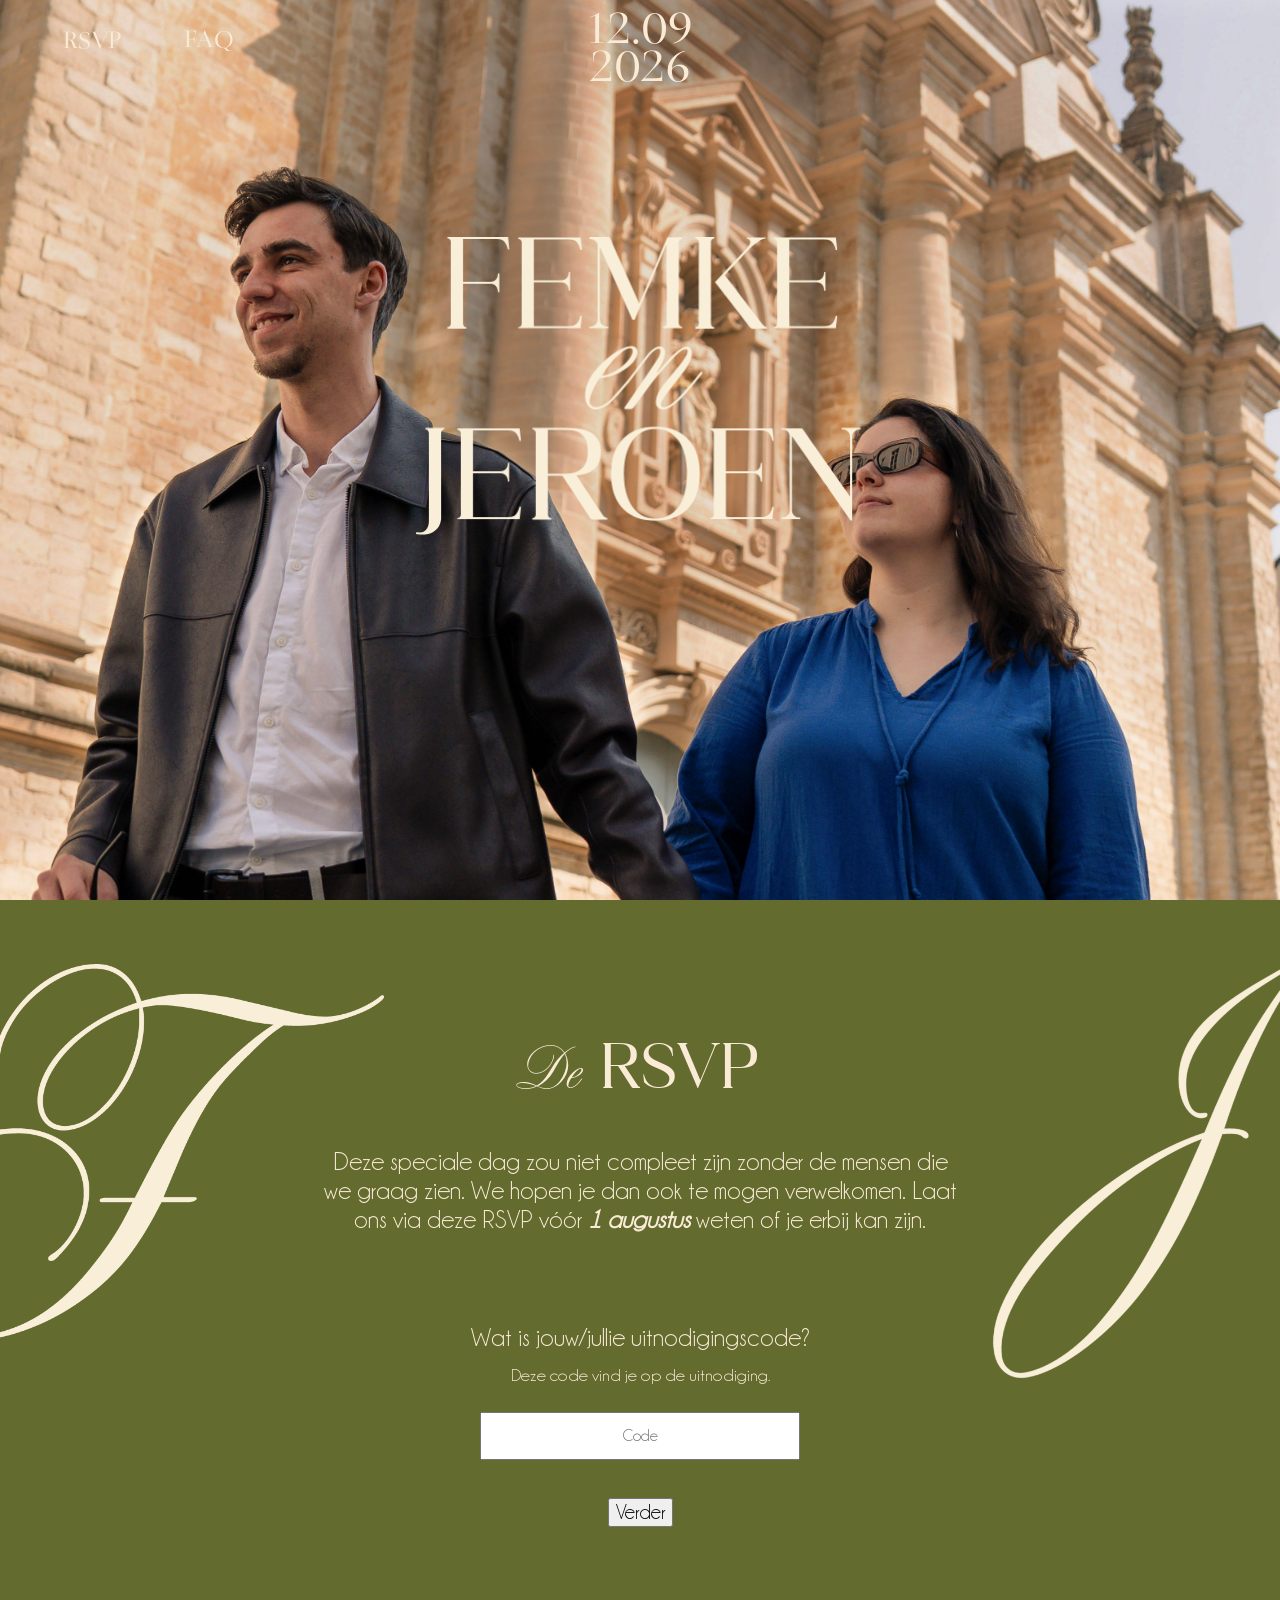
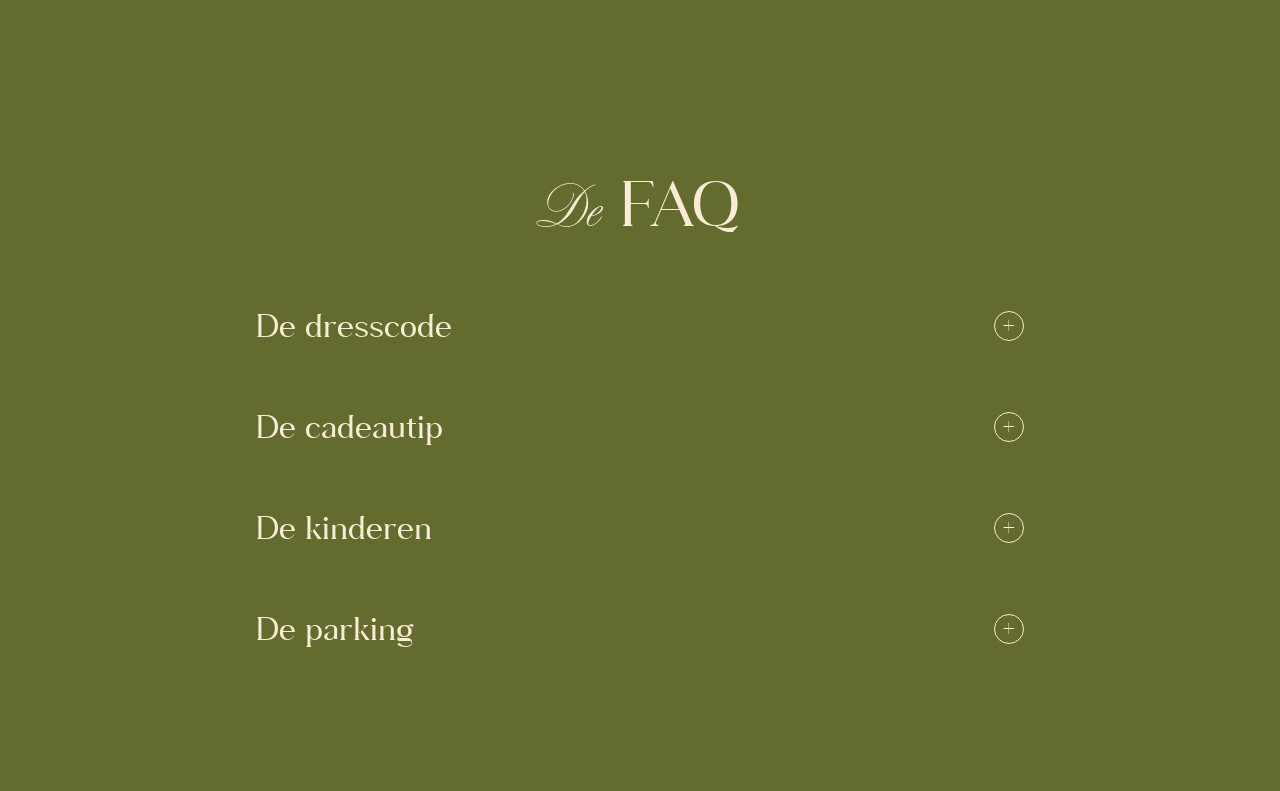
<file: index.html>
<!DOCTYPE html>
<html>
<head>
<meta charset="UTF-8">
<title>Femke en Jeroen</title>
<link rel="stylesheet" href="stylesheet.css">
<meta name="viewport" content="width=device-width, initial-scale=1.0">
</head>
<body>
<div>


  <div id="block">
 <div id="span3">
  <div class="header">
  <div class="header-right">
    <a class="active" href="#RSVP"><div class="hover-underline">RSVP</div>
</a>
    <a href="#FAQ"><div class="hover-underline">FAQ</div>
</a></div>
  </div>
  
 
  
  
  </div>
<div id="datum">12.09<br>2026</div>


<div id="titel"><img src="/IMG/TITEL.png" alt="titel"></div>
</div>
</div>

<div class="letter"><img src="IMG/Asset 1.png" alt="F"></div>







<div class="block1" id="RSVP">
<opa>De</opa> RSVP
<br>
<div id="kortetekst">Deze speciale dag zou niet compleet zijn zonder de mensen die we graag zien. We hopen je dan ook te mogen verwelkomen. Laat ons via deze RSVP vóór <b><i>1 augustus</i></b> weten of je erbij kan zijn. 
<br>



</div>


<div id="deel0">

<div class="form">
<label for="wat_is_jouw_volledige_naam">Wat is jouw/jullie uitnodigingscode?
  <div class="uitleg2">Deze code vind je op de uitnodiging.</div></label>
<input type="text" id="codeInput" placeholder="Code" required>
<br>
<button onclick="checkCode()">Verder</button></div>

</div>


<!--DAGFORMULIER-->


<form name="Dag" method="POST" action="/succes/" netlify >
<div id="dagForm" class="hidden">

  <div id="deel1">

    <div class="form">
      <label for="wat_is_jouw_volledige_naam">Wat is jouw volledige naam?
        <div class="uitleg">
          </div>
        </label>
      <input type="text" id="wat_is_jouw_volledige_naam" name="naam?" placeholder="Naam Voornaam" required>
    </div>
  
  <div class="form">
    <label for="wat_is_jouw_email_adres">Wat is jouw email-adres?</label><br>
    <input type="email" id="wat_is_jouw_email_adres" name="email-adres?" placeholder="E-mail" required>
  </div>
  
  <div class="form2">
    <label for="ben_je_aanwezig_op_de_ceremonie">Ben je aanwezig op de <i>ceremonie?</i></label><br>
    <span><input type="radio" id="ben_je_aanwezig_op_de_ceremonie_0" name="ceremonie?" value="Ja">
    <label for="ben_je_aanwezig_op_de_ceremonie_0"><answer>Ja, met veel plezier</answer></label><br>
    <input type="radio" id="ben_je_aanwezig_op_de_ceremonie_1" name="ceremonie?" value="Nee">
    <label for="ben_je_aanwezig_op_de_ceremonie_1"><answer>Helaas niet</answer></label><br></span>
  </div>
  <div class="form2">
    <label for="ben_je_aanwezig_op_de_avondfeest">Ben je aanwezig op de <i>receptie & het feest?</i></label><br>
    <span><input type="radio" id="ben_je_aanwezig_op_de_avondfeest_0" name="avondfeest?" value="Ja">
    <label for="ben_je_aanwezig_op_de_avondfeest_0"><answer>Ja, met veel plezier</answer></label><br>
    <input type="radio" id="ben_je_aanwezig_op_de_avondfeest_1" name="avondfeest?" value="Nee">
    <label for="ben_je_aanwezig_op_de_avondfeest_1"><answer>Helaas niet</answer></label><br></span>
  </div>
  
 

</div>


<div id="deel2">

  <div class="form">
    <label for="heb_je_allergie_n_of_dieetvoorkeuren">Heb je allergieën of dieetvoorkeuren? (Optioneel)</label><br>
    <input type="text" id="heb_je_allergie_n_of_dieetvoorkeuren" name="dieetvoorkeuren?" placeholder="Dieetvoorkeuren?">
  </div>

  <div class="form2">
    
    <label for="neem_jij_een_plus_one_mee">Zou jij graag een plus-one meenemen?
      <div class="uitleg">Heb je geen plus one op je uitnodiging staan, maar wil je toch graag iemand meebrengen? Laat het ons dan hier weten en dan bekijken we samen wat mogelijk is.</div>
    </label>
    <span2><input type="radio" id="neem_jij_een_plus_one_mee_0" name="plus-one?" value="Ja">
    <label for="neem_jij_een_plus_one_mee_0"><answer>Ja</answer></label><br>
    <input type="radio" id="neem_jij_een_plus_one_mee_1" name="plus-one?" value="Nee">
    <label for="neem_jij_een_plus_one_mee_1"><answer>Nee</answer></label><br></span2>
  </div>
  <div class="form">
    <label for="zo_ja_wat_is_haar_zijn_naam">Zo ja, wat is haar/zijn naam? (Optioneel)</label><br>
    <input type="text" id="zo_ja_wat_is_haar_zijn_naam" name="naam-plus-one?" placeholder="Naam Voornaam">
  </div>
  <div class="form">
    <label for="heb_je_nog_vragen_of_opmerkingen">Heb je nog vragen of opmerkingen? (Optioneel)</label><br>
    <textarea id="heb_je_nog_vragen_of_opmerkingen" name="Opmerkingen?" placeholder="Opmerkingen?" ></textarea>
  </div></div>
  
  
  <button type="submit">Verstuur</button>


</div>
</form>




<!--DGFORMULIER NPO-->

  <div id="NPOdag" class="hidden">
    <form name="Dag NPO" method="POST" action="/succes/" netlify>
      <div id="deel1">
  
        <div class="form">
          <label for="wat_is_jouw_volledige_naam">Wat is jouw/jullie volledige naam?
            <div class="uitleg">Vul hieronder je naam in zoals die op de uitnodiging staat.
            Staan jij en je partner samen op de uitnodiging? Vul dan beide namen in.
            </div></label>
          <input type="text" id="wat_is_jouw_volledige_naam" name="naam?" placeholder="Naam Voornaam" required>
        </div>
      
      <div class="form">
        <label for="wat_is_jouw_email_adres">Wat is jouw email-adres?</label><br>
        <input type="email" id="wat_is_jouw_email_adres" name="email-adres?" placeholder="E-mail" required>
      </div>
      <div class="form2">
        <label for="ben_je_aanwezig_op_de_ceremonie">Ben je aanwezig op de <i>ceremonie?</i></label><br>
        <span><input type="radio" id="ben_je_aanwezig_op_de_ceremonie_0" name="ceremonie?" value="Ja">
        <label for="ben_je_aanwezig_op_de_ceremonie_0"><answer>Ja, met veel plezier</answer></label><br>
        <input type="radio" id="ben_je_aanwezig_op_de_ceremonie_1" name="ceremonie?" value="Nee">
        <label for="ben_je_aanwezig_op_de_ceremonie_1"><answer>Helaas niet</answer></label><br></span>
      </div>
      
    
     
    
    </div>
    
    <div id="deel2">
      <div class="form2">
        <label for="ben_je_aanwezig_op_de_receptie">Ben je aanwezig op de<i> receptie & het feest?</i></label><br>
        <span><input type="radio" id="ben_je_aanwezig_op_de_receptie_0" name="receptie?" value="Ja">
        <label for="ben_je_aanwezig_op_de_receptie_0"><answer>Ja, met veel plezier</answer></label><br>
        <input type="radio" id="ben_je_aanwezig_op_de_receptie_1" name="receptie?" value="Nee">
        <label for="ben_je_aanwezig_op_de_receptie_1"><answer>Helaas niet</answer></label><br></span>
      </div>
  
      <div class="form">
        <label for="heb_je_allergie_n_of_dieetvoorkeuren">Heb je allergieën of dieetvoorkeuren? (Optioneel)</label><br>
        <input type="text" id="heb_je_allergie_n_of_dieetvoorkeuren" name="dieetvoorkeuren?" placeholder="Dieetvoorkeuren?">
      </div>
  
  
    
      
        
        
      <div class="form">
        <label for="heb_je_nog_vragen_of_opmerkingen">Heb je nog vragen of opmerkingen? (Optioneel)</label><br>
        <textarea id="heb_je_nog_vragen_of_opmerkingen" name="Opmerkingen?" placeholder="Opmerkingen?" ></textarea>
      </div>
    </div>
      
      <button type="submit">Verstuur</button>
    
    </form>
    </div>
  











<!--RECEPTIEFORM-->

<div id="receptieForm" class="hidden">
  <form name="cermeonie+receptie" method="POST" action="/succes/" netlify>
    <div id="deel1">

      <div class="form">
        <label for="wat_is_jouw_volledige_naam">Wat is jouw volledige naam?
          <div class="uitleg">
            </div>
      </label>
        <input type="text" id="wat_is_jouw_volledige_naam" name="naam?" placeholder="Naam Voornaam" required>
      </div>
    
    <div class="form">
      <label for="wat_is_jouw_email_adres">Wat is jouw email-adres?</label><br>
      <input type="email" id="wat_is_jouw_email_adres" name="email-adres?" placeholder="E-mail" required>
    </div>
    <div class="form2">
      <label for="ben_je_aanwezig_op_de_ceremonie">Ben je aanwezig op de <i>ceremonie?</i></label><br>
      <span><input type="radio" id="ben_je_aanwezig_op_de_ceremonie_0" name="ceremonie?" value="Ja">
      <label for="ben_je_aanwezig_op_de_ceremonie_0"><answer>Ja, met veel plezier</answer></label><br>
      <input type="radio" id="ben_je_aanwezig_op_de_ceremonie_1" name="ceremonie?" value="Nee">
      <label for="ben_je_aanwezig_op_de_ceremonie_1"><answer>Helaas niet</answer></label><br></span>
    </div>
    <div class="form2">
      <label for="ben_je_aanwezig_op_de_receptie">Ben je aanwezig op de <i>receptie?</i></label><br>
      <span><input type="radio" id="ben_je_aanwezig_op_de_receptie_0" name="receptie?" value="Ja">
      <label for="ben_je_aanwezig_op_de_receptie_0"><answer>Ja, met veel plezier</answer></label><br>
      <input type="radio" id="ben_je_aanwezig_op_de_receptie_1" name="receptie?" value="Nee">
      <label for="ben_je_aanwezig_op_de_receptie_1"><answer>Helaas niet</answer></label><br></span>
    </div>
  
   
  
  </div>
  
  <div id="deel2">
    <div class="form">
      <label for="heb_je_allergie_n_of_dieetvoorkeuren">Heb je allergieën of dieetvoorkeuren? (Optioneel)</label><br>
      <input type="text" id="heb_je_allergie_n_of_dieetvoorkeuren" name="dieetvoorkeuren?" placeholder="Dieetvoorkeuren?">
    </div>


  
    <div class="form2">
      
      <label for="neem_jij_een_plus_one_mee">Neem jij een plus-one mee?
        <div class="uitleg">Heb je geen plus one op je uitnodiging staan, maar wil je toch graag iemand meebrengen? Laat het ons dan hier weten en dan bekijken we samen wat mogelijk is.</div>
      </label>
      <span2><input type="radio" id="neem_jij_een_plus_one_mee_0" name="plus-one?" value="Ja">
      <label for="neem_jij_een_plus_one_mee_0"><answer>Ja</answer></label><br>
      <input type="radio" id="neem_jij_een_plus_one_mee_1" name="plus-one?" value="Nee">
      <label for="neem_jij_een_plus_one_mee_1"><answer>Nee</answer></label><br></span2>
    </div>
    <div class="form">
      <label for="zo_ja_wat_is_haar_zijn_naam">Zo ja, wat is haar/zijn naam? (Optioneel)</label><br>
      <input type="text" id="zo_ja_wat_is_haar_zijn_naam" name="naam-plus-one?" placeholder="Naam Voornaam">
    </div>
    <div class="form">
      <label for="heb_je_nog_vragen_of_opmerkingen">Heb je nog vragen of opmerkingen? (Optioneel)</label><br>
      <textarea id="heb_je_nog_vragen_of_opmerkingen" name="Opmerkingen?" placeholder="Opmerkingen?" ></textarea>
    </div></div>
    
    
    <button type="submit">Verstuur</button>
  
  </form>
  </div>
  
  





  <!--RECEPTIEFORM NPO-->

<div id="NPOreceptie" class="hidden">
  <form name="cermeonie+receptie NPO" method="POST" action="/succes/" netlify>
    <div id="deel1">

      <div class="form">
        <label for="wat_is_jouw_volledige_naam">Wat is jouw/jullie volledige naam?
          <div class="uitleg">Vul hieronder je naam in zoals die op de uitnodiging staat.
          Staan jij en je partner samen op de uitnodiging? Vul dan beide namen in.
          </div></label>
        <input type="text" id="wat_is_jouw_volledige_naam" name="naam?" placeholder="Naam Voornaam" required>
      </div>
    
    <div class="form">
      <label for="wat_is_jouw_email_adres">Wat is jouw email-adres?</label><br>
      <input type="email" id="wat_is_jouw_email_adres" name="email-adres?" placeholder="E-mail" required>
    </div>
    <div class="form2">
      <label for="ben_je_aanwezig_op_de_ceremonie">Ben je aanwezig op de <i>ceremonie?</i></label><br>
      <span><input type="radio" id="ben_je_aanwezig_op_de_ceremonie_0" name="ceremonie?" value="Ja">
      <label for="ben_je_aanwezig_op_de_ceremonie_0"><answer>Ja, met veel plezier</answer></label><br>
      <input type="radio" id="ben_je_aanwezig_op_de_ceremonie_1" name="ceremonie?" value="Nee">
      <label for="ben_je_aanwezig_op_de_ceremonie_1"><answer>Helaas niet</answer></label><br></span>
    </div>
    
  
   
  
  </div>
  
  <div id="deel2">
    <div class="form2">
      <label for="ben_je_aanwezig_op_de_receptie">Ben je aanwezig op de <i>receptie?</i></label><br>
      <span><input type="radio" id="ben_je_aanwezig_op_de_receptie_0" name="receptie?" value="Ja">
      <label for="ben_je_aanwezig_op_de_receptie_0"><answer>Ja, met veel plezier</answer></label><br>
      <input type="radio" id="ben_je_aanwezig_op_de_receptie_1" name="receptie?" value="Nee">
      <label for="ben_je_aanwezig_op_de_receptie_1"><answer>Helaas niet</answer></label><br></span>
    </div>

    <div class="form">
      <label for="heb_je_allergie_n_of_dieetvoorkeuren">Heb je allergieën of dieetvoorkeuren? (Optioneel)</label><br>
      <input type="text" id="heb_je_allergie_n_of_dieetvoorkeuren" name="dieetvoorkeuren?" placeholder="Dieetvoorkeuren?">
    </div>


  
    
      
      
    <div class="form">
      <label for="heb_je_nog_vragen_of_opmerkingen">Heb je nog vragen of opmerkingen? (Optioneel)</label><br>
      <textarea id="heb_je_nog_vragen_of_opmerkingen" name="Opmerkingen?" placeholder="Opmerkingen?" ></textarea>
    </div>
  </div>
    
    <button type="submit">Verstuur</button>
  
  </form>
  </div>









<!--BURGERLIJKE-->

<div id="burgerlijke" class="hidden">
  <form name="burgerlijke" method="POST" action="/succes/" netlify>
    <div id="deel1">

      <div class="form">
        <label for="wat_is_jouw_volledige_naam">Wat is jouw/jullie volledige naam?
          <div class="uitleg">Vul hieronder je naam in zoals die op de uitnodiging staat.
          Staan jij en je partner samen op de uitnodiging? Vul dan beide namen in.
          </div></label>
        <input type="text" id="wat_is_jouw_volledige_naam" name="naam?" placeholder="Naam Voornaam" required>
      </div>
    
    <div class="form">
      <label for="wat_is_jouw_email_adres">Wat is jouw email-adres?</label><br>
      <input type="email" id="wat_is_jouw_email_adres" name="email-adres?" placeholder="E-mail" required>
    </div>
    <div class="form2">
      <label for="ben_je_aanwezig_op_de_ceremonie">Ben je aanwezig op de <i>trouw?</i></label><br>
      <span><input type="radio" id="ben_je_aanwezig_op_de_ceremonie_0" name="ceremonie?" value="Ja">
      <label for="ben_je_aanwezig_op_de_ceremonie_0"><answer>Ja, met veel plezier</answer></label><br>
      <input type="radio" id="ben_je_aanwezig_op_de_ceremonie_1" name="ceremonie?" value="Nee">
      <label for="ben_je_aanwezig_op_de_ceremonie_1"><answer>Helaas niet</answer></label><br></span>
    </div>
    
  
   
  
  </div>
  
  <div id="deel2">
    <div class="form2">
      <label for="ben_je_aanwezig_op_de_receptie">Ben je aanwezig op de <i>lunch?</i></label><br>
      <span><input type="radio" id="ben_je_aanwezig_op_de_receptie_0" name="receptie?" value="Ja">
      <label for="ben_je_aanwezig_op_de_receptie_0"><answer>Ja, met veel plezier</answer></label><br>
      <input type="radio" id="ben_je_aanwezig_op_de_receptie_1" name="receptie?" value="Nee">
      <label for="ben_je_aanwezig_op_de_receptie_1"><answer>Helaas niet</answer></label><br></span>
    </div>

    <div class="form">
      <label for="heb_je_allergie_n_of_dieetvoorkeuren">Heb je allergieën of dieetvoorkeuren? (Optioneel)</label><br>
      <input type="text" id="heb_je_allergie_n_of_dieetvoorkeuren" name="dieetvoorkeuren?" placeholder="Dieetvoorkeuren?">
    </div>


  
    
      
      
    <div class="form">
      <label for="heb_je_nog_vragen_of_opmerkingen">Heb je nog vragen of opmerkingen? (Optioneel)</label><br>
      <textarea id="heb_je_nog_vragen_of_opmerkingen" name="Opmerkingen?" placeholder="Opmerkingen?" ></textarea>
    </div>
  </div>
    
    <button type="submit">Verstuur</button>
  
  </form>
  </div>


</div>


















<div class="block2">
<h1 class="faq_heading" id="FAQ"></h1> <opa>De</opa> FAQ

<section class="faqs">
  <!-- FAQ Item -->
<details class="faq_item">



  
    <summary class="faq_title">De dresscode</summary>
  <p class="faq_content">It's party time! <i>De dresscode: avondkledij.</i><br>
    Nog eens een kans om je helemaal op te kleden. Haal die jurken en kostuums maar boven! 😁
    <br>Graag behouden we de tinten groen voor de suite.</p>
</details>
  <!-- END: FAQ Item -->
  
    <!-- FAQ Item -->
<details class="faq_item">
  <summary class="faq_title">De cadeautip</summary>
  <p class="faq_content">Je doet ons altijd een plezier met een centje voor onze huwelijksreis. 🏝️ <br>Dit kan gestort worden op volgende rekeningnummer: <br><br>BE88 7380 5295 4241
  </p>
</details>
  <!-- END: FAQ Item -->
  
    <!-- FAQ Item -->
<details class="faq_item">
  <summary class="faq_title">De kinderen</summary>
  <p class="faq_content">Kinderen zijn meer dan welkom op de ceremonie!<br> Voor het vervolg van de dag houden we het liever onder de volwassenen. 🥂</p>
</details>
  <!-- END: FAQ Item -->

      <!-- FAQ Item -->
<details class="faq_item">
  <summary class="faq_title">De parking</summary>
  <p class="faq_content">Voor de ceremonie raden we aan om te parkeren in "Parking Centraal" of "Parking Berchem Station",<br>
     beide zijn 850m wandelen tot Dageraadplaats.  
     <br>Rondom de kerk geldt betalend parkeren en is dus ook een optie, maar geen zekerheid op plaats. <br><br>
    Aan Hof ter Delft is er voldoende parking voorzien op het terrein. 🚗
    </p>
</details>
  <!-- END: FAQ Item -->
  



</section>
</div>

<div class="letter2"><img src="IMG/Asset 2.png" alt="J"></div>













<!--SCRIPT-->


<script>




const gasten = {
  "RYLANT2026": "dag",
  "RECEPTIE2026": "receptie",
  "BOSSUYT2026": "NPOreceptie",
  "BOSSUYTRYLANT": "NPOdag",
  "BURGERLIJKE2026": "burgerlijke"
};

function checkCode() {
  const code = document.getElementById("codeInput").value.trim().toUpperCase();

  document.getElementById("dagForm").classList.add("hidden"); 
  document.getElementById("receptieForm").classList.add("hidden");
  document.getElementById("NPOreceptie").classList.add("hidden");
  document.getElementById("NPOdag").classList.add("hidden");
  document.getElementById("burgerlijke").classList.add("hidden");
  

  if (gasten[code] === "dag") {
    document.getElementById("dagForm").classList.remove("hidden");
  } 
  else if (gasten[code] === "receptie") {
    document.getElementById("receptieForm").classList.remove("hidden");
  } 
  else if (gasten[code] === "NPOreceptie") {
    document.getElementById("NPOreceptie").classList.remove("hidden");
  } 
  else if (gasten[code] === "NPOdag") {
    document.getElementById("NPOdag").classList.remove("hidden");
  } 
  else if (gasten[code] === "burgerlijke") {
    document.getElementById("burgerlijke").classList.remove("hidden");
  } 
  else {
    alert("Code niet gevonden.");
  }
};
</script>








<script>
  const questions = document.querySelectorAll('.question');
  const nextBtn = document.getElementById('nextBtn');
  let currentQuestion = 0;

  nextBtn.addEventListener('click', () => {
    const currentInput = questions[currentQuestion].querySelector('input, select');

    // Check of de huidige vraag ingevuld is
    if (!currentInput.checkValidity()) {
      currentInput.reportValidity();
      return;
    }

    // Huidige vraag verbergen
    questions[currentQuestion].classList.remove('active');
    currentQuestion++;

    // Volgende vraag tonen of formulier verzenden
    if (currentQuestion < questions.length) {
      questions[currentQuestion].classList.add('active');
    } else {
      alert("Dank je wel! Je antwoorden zijn opgeslagen.");
      document.getElementById('quizForm').submit();
    }
  });
</script>


</body>
</html>
</file>
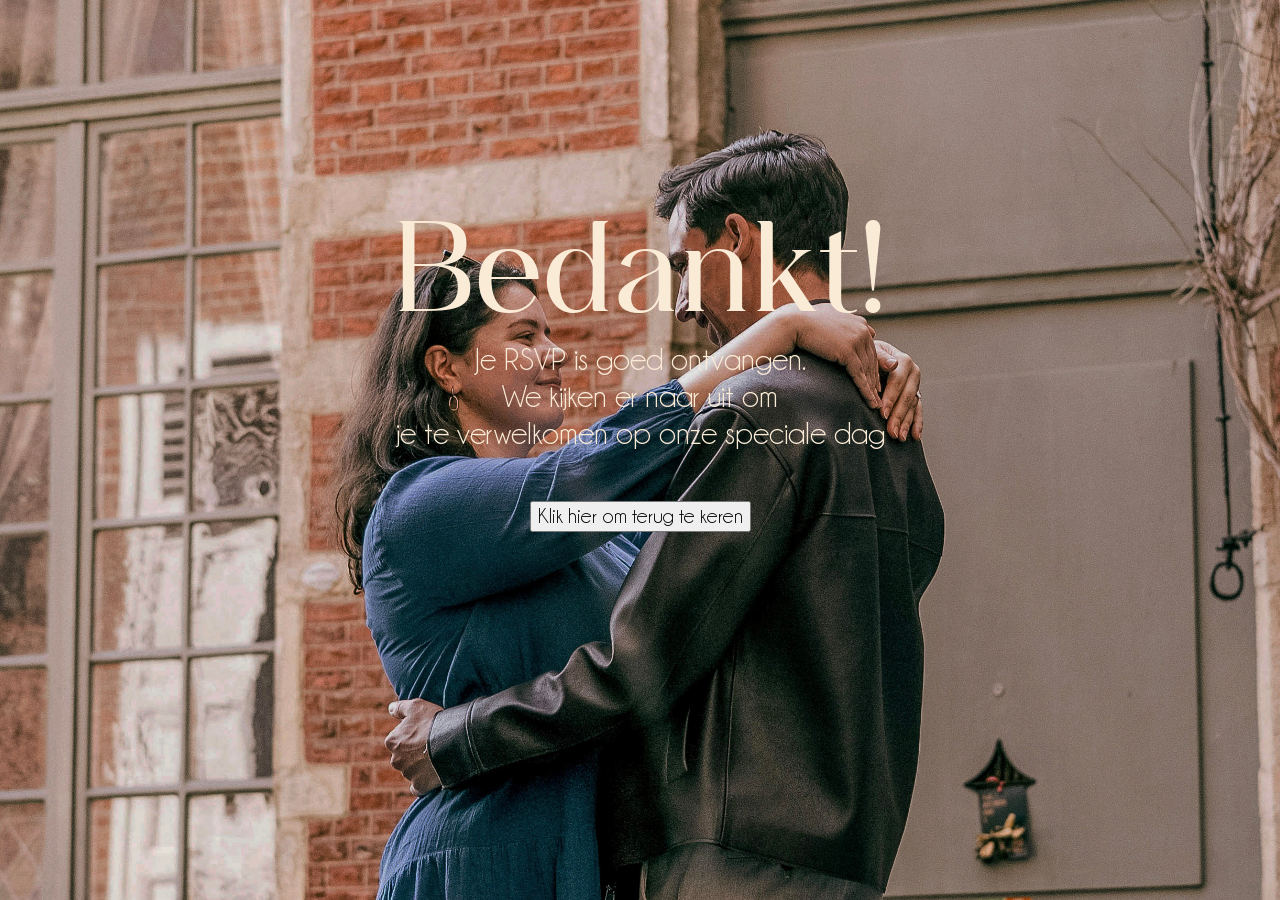
<file: succes.html>
<!DOCTYPE html>
<html>
<head>
<meta charset="UTF-8">
<title>Femke en Jeroen</title>
<link rel="stylesheet" href="/stylesheet.css">
<meta name="viewport" content="width=device-width, initial-scale=1.0">
</head>
<body>
<div id="fotoachtergrond">


    <div id="titel2"><a2>Bedankt!</a2>
        <br>
    Je RSVP is goed ontvangen. <br>We kijken er naar uit om <br>je te verwelkomen op onze speciale dag
 <br>
    <div id="klik"><a href="/index.html"><button type="button">Klik hier om terug te keren</button></a></div>
    
    </div>




</div>
</body>
</html>
</file>
<file: stylesheet.css>
* {
  box-sizing: border-box;
}

body {
  margin: 0;
}






@font-face {
  font-family: vogue; /* set name */
  src: url(vogue.ttf); /* url of the font */
}
@font-face {
  font-family: holy; /* set name */
  src: url(holy.otf); /* url of the font */
}
@font-face {
  font-family: symphony; /* set name */
  src: url(symphony.otf) /* url of the font */
}
@font-face {
  font-family: medio; /* set name */
  src: url(medio.otf); /* url of the font */
}

@font-face {
  font-family: champagne; /* set name */
  src: url(champagne.ttf); /* url of the font */
}


html {
  scroll-behavior: smooth;
}

#span3{
width: 20%;
position: absolute;
float: left;


}
#datum{
   margin-top: 1%;
   color: antiquewhite; 
   font-family: medio;
   text-align: center;
   padding-bottom: 10%;
   font-size: 3em;
   line-height: 0.8;
   
  justify-content: center;

   
}



  /* Style the header with a grey background and some padding */
.header {
  margin-top: 4%;
    width: 100%;
  float: left;
  margin-left: 2.5%;
 
  
  
}

/* Style the header links */
.header a {
  float: left;
  color: antiquewhite;
  text-align: left;
  padding: 12px;
  text-decoration: none;
  font-size: 25px;
  padding-left: 20%;
  line-height: 25px;
  border-radius: 4px;
  font-family: medio;
}

/* Style the logo link (notice that we set the same value of line-height and font-size to prevent the header to increase when the font gets bigger */

/* Change the background color on mouse-over */
/* Float the link section to the right */

/* Add media queries for responsiveness - when the screen is 500px wide or less, stack the links on top of each other */



.hover-underline {
  color: antiquewhite;
  position: relative;
  display: inline-block;
  padding: 10%;
  padding-top: 14%;
}

.hover-underline::after,
.hover-underline::before {
  content: '';
  position: absolute;
  width: 100%;
  height: 2px;
  background: linear-gradient(to right, antiquewhite);
  bottom: -5px;
  left: 0;
  transform: scaleX(0);
  transform-origin: right;
  transition: transform 0.4s ease-out;
}

.hover-underline::before {
  top: -5px;
  transform-origin: left;
}

.hover-underline:hover::after,
.hover-underline:hover::before {
  transform: scaleX(1);
}

#titel {
    float: left;
    width: 100%;
  position: relative;
  margin-top: 60%;
  color: antiquewhite;
  font-size: 3em; /* 300% → 3em */
  text-align: center; /* horizontaal centreren */
  line-height: 0.4; /* iets meer leesbaar */
  margin: 0 auto; /* werkt bij block elementen */
  margin-bottom: 10%;
  
}

#titel img{
  width: 35%;
}

#p1{
font-family: symphony;
font-size: 150%;
padding-bottom: 2.5%;
}

a{
    font-size: 400%;
}


#titel2 {
  
  float: left;
  width: 100%;
position: relative;
margin-top: 60%;
color: antiquewhite;
font-size: 2em; /* 300% → 3em */
text-align: center; /* horizontaal centreren */
margin-top: 15%; /* werkt bij block elementen */
margin-bottom: 10%;
font-family: champagne;

}

#fotoachtergrond{
  background-image: url(/IMG/FOTO3.jpg);
  background-size: cover;        /* vult volledig */
  background-position: center;   /* mooi gecentreerd */
  background-repeat: no-repeat;  /* geen herhaling */
  min-height: 100vh;             /* volledige schermhoogte */
  width: 100%;
  margin: 0;
  padding: 0;
}

#klik{
  font-size: 0.5em;
  margin-top: 1%;
}

a2{
  font-family: vogue;
  font-size: 400%;
}




#block{
  background-image: url(/IMG/FOTO5.jpg);
  background-size: cover;        /* vult volledig */
  background-position: center;   /* mooi gecentreerd */
  background-repeat: no-repeat;  /* geen herhaling */
  min-height: 100vh;             /* volledige schermhoogte */
  width: 100%;
  margin: 0;
  padding: 0;

  display: block;
  overflow: hidden;
  
  

}
body {
    font-family: vogue;
    background: #636B2F;
    min-height: 100vh;
  }
.block1{
    text-align: center;
    color: antiquewhite;
    font-size: 4em;
    padding-left: 0%;
    background-color: #636B2F;
    width: 100%;
    float: left;
    margin-top: 10%;
}

.letter img{
position: absolute;
width: 40%;
margin-top: 5%;
left: -10%;
}


.letter2 img{
position: absolute;
width: 26%;

left: 74%;

}


input, textarea {
  font-family: champagne;
}


opa{
font-family: symphony;


}


  #quiz-container {
    width: 100%;
    float: left;
    display: flex;
    justify-content: center;
    align-items: center;
    
    padding: 10% 0%;
    border-radius: 10px;

    
  }
label{
text-align: center;
font-size: 1em;
padding-bottom: 2%;


}

.uitleg{
  text-align: left;
font-size: 0.7em;
width: 70%;
padding: 2%;
padding-top: 1%;
padding-left: 0%;
}

.uitleg2{
  text-align: left;
font-size: 0.7em;
width: 70%;
padding: 2%;
padding-top: 1%;
padding-left: 2%;
}
.form{
    font-family: champagne;
    text-align: left;
    font-size: 0.4em;
    float: left;
    width: 100%;
    margin-top: 4%;
    padding-bottom: 2%;
    
}

.form2{
  font-family: champagne;
  text-align: left;
  font-size: 0.4em;
  float: left;
  width: 100%;
  margin-top: 4%;
  padding-bottom: 2%;
  
}




form br{
padding-top: 6%;
float: left;

}
 #deel1{
    margin-top: 5%;
float: left;
width: 40%;
margin-left: 20%;

}

#deel2{
    margin-top: 5%;
float: left;
width: 40%;

}

input, textarea, select {
  font-size: 16px;
}


input[type="text"]{
    width: 40%;
    margin-top: 1%;
    height: 3em;
    font-size: 16px;
    text-align: left;
}

input[type="email"]{
    width: 40%;
    margin-top: 2%;
    height: 3em;
    font-size: 16px;
    text-align: left;
}

textarea{
    width: 40%;
    margin-top: 2%;
    height: 3em;
   
    font-size: 16px;
    text-align: left;
    padding-bottom: 19%;
    padding-top: 1%;
}

input[type="checkbox"]{

width: 4%;
padding: 5%;
height: 2em;
padding-top: 10em;
float: left;

    
}



    

#kortetekst {
    font-family: champagne;
    font-size: 0.4em;
    width: 50%;
    margin-left: 25%;
    margin-top: 2%;


}

answer{
font-size: 0.8em;

}

button{
 font-family: champagne;
font-size: 0.34em;
justify-content: center;




}





#deel0{
  margin-top: 2%;
  
  

}

#deel0 .form{
  margin-top: 5%;
  width: 100%;
  text-align: center;
  align-items: center;

}

#deel0 .uitleg{
  width: 100%;
  text-align: center;
  align-items: center;


  
}

#deel0 .uitleg2{
  width: 100%;
  text-align: center;
  align-items: center;

}


#deel0 input[type="text"]{
  width: 25%;
  height: 3em;
  padding-left: 0%;
  padding-right: 0%;
  font-size: 16px;
  text-align: center;
  margin-top: 0%;
}



#deel0 button{
  margin-top: 3%;
  font-family: champagne;
 font-size: 0.8em;
 
 
 
 }








 .block2{
  margin-top: 10%;
    text-align: center;
    color: antiquewhite;
    font-size: 4em;
    padding-left: 0%;
    background-color: #636B2F;
    width: 60%;
    float: left;
    padding-bottom: 10%;
    margin-left: 20%;
}









.faq_item {
  border: 0px solid antiquewhite;
  
  border-radius: 0rem;
  margin-top: 3rem;
  margin-bottom: 1rem;
  width: 100%;
  cursor: pointer;
  /* max-width: for small devices */
  text-align: center;
  float: left;
  font-family: champagne;
}

.faq_title {
  font-weight: normal;
  font-size: 0.5em;
  text-align: left;
  
  display: flex;
  justify-content: space-between;
  align-items: center;
}

.faq_content {
  font-weight: 100;
  font-size: 0.35em;
  color: antiquewhite;
  transition: all 0.3s ease;
  text-align: left;


  
}

.question-text {
  flex: 1; /* neemt alle beschikbare ruimte */
  text-align: left;
}



.hidden {
  display: none;
}



/* Verwijder standaard pijltje */
.faq_title {
  font-family: vogue;
  list-style: none;
  cursor: pointer;
  text-align: left;
}


summary::-webkit-details-marker {
  display: none;
}

/* Flex layout */
summary {
  display: flex;
  justify-content: space-between;
  align-items: center;
}

/* PLUS standaard */

/* MIN wanneer open */
details[open] summary::after {
  content: "-";
  font-family: vogue;
  width: 28px;
  height: 28px;
}


summary::after {
  content: "+";
  width: 28px;
  height: 28px;
  border-radius: 50%;
  background: #636B2F;
  display: flex;
  align-items: center;
  justify-content: center;
  font-size: 1em;
  border: 1px antiquewhite solid;

}


@keyframes animateDown {
  0% {
    opacity: 0;
    transform: translatey(-15px);
  }
  100% {
    opacity: 1;
    transform: translatey(0);
  }
}


@keyframes animateUp {
  0% {
    opacity: 1;
    transform: translateY(0);
  }
  100% {
    opacity: 0;
    transform: translateY(-15px);
  }
}

details[open] p {
  animation: animateDown 0.5s ease forwards;
}






/* =====================================================
   RESPONSIVE (Desktop blijft exact zoals ontworpen)
===================================================== */


/* =========================
   TABLET (iPad / ≤1024px)
========================= */

@media (max-width: 1024px) {

input, textarea, select {
  font-size: 16px;
}

 .letter, .letter2{
 margin-top: 17%;



 } 
#span3{
  position: relative;
  width: 100%;
  float: left;
}
  /* Header gecentreerd */
  .header {
    width: 100%;
    margin: -2.5%;
    margin-top: 1%;
    margin-bottom: 3%;
    text-align: center;
    padding-left: 21%;
  
  }
 

  

  /* Datum gecentreerd met goede spacing */
  #datum {
    float: none;
    margin: 8vh auto -4vh auto;
    text-align: center;
  }

  /* Titel iets hoger */
  #titel {
    margin-top: 5vh;
    text-align: center;
  }
  #titel img{
    width: 60%;
  }

  /* Blocks gecentreerd */
  .block1,
  .block2 {
    width: 100%;
    margin: 8vh auto;
    text-align: center;
  }

  /* Form layout onder elkaar */
  #deel1,
  #deel2 {
    width: 100%;
    float: none;
    margin-left: 0%;
    text-align: center;
  }

  .form {
    text-align: center;
  }


  .form2 {
    text-align: center;
  }

  .form2 answer{
   float: left;
   padding-left: 2%;
  
  }

  span{
    margin-top: 1%;
float: left;
margin-left: 42.5%;
width: 50%;
  }

  span2{
    margin-top: 0.5%;
float: left;
margin-left: 45%;
width: 55%;
  }
  
  .uitleg {
    text-align: center;
    margin-left: 15%;

  }

  /* Inputs volledige breedte */
  input[type="text"],
  input[type="email"],
  textarea {
    width: 40%;
    height: 4em;
    text-align: center;
  }

.form input[type="radio"]{
    text-align: left;
}




input[type="radio"]{

  
  
  float: left;
  margin-top: 1.2%;
 
  
}




  /* FAQ correct schalen */
  .faq_item {
    width: 70%;
    margin-left: 15%;
  }

  summary {
    padding: 0 0px;
  }




  

}


/* =========================
   MOBILE (≤768px)
========================= */

@media (max-width: 768px) {

  #span3{
    position: relative;
    width: 100%;
    float: left;
    padding-bottom: 10%;
  }
  /* Datum iets groter */
  

  /* Extra balans tussen header / datum / titel */
 

  /* RSVP tekst gecentreerd */
  #kortetekst {
    width: 90%;
    margin: 2vh auto;
    text-align: center;
  }

  /* FAQ meer ruimte + betere icon spacing */
  .faq_item {
    margin: 2.5rem 0;
  }

  summary {
    padding: 0 15px;
  }

  summary::after {
    margin-left: 10px;
  }


  #titel img{
    width: 70%;
  }

 /* Header gecentreerd */
 .header {
  margin-left: 0%;
  width: 100%;
  margin-bottom: 4%;
  padding-left: 0%;
text-align: center;
  justify-content: center;
 
}

.header a{
  padding-left: 0%;
margin-left: 0%;
  font-size: 2em;
  margin: 0 3rem;
  
 

}

.header-right {
  margin-left: 0%;
  width: 100%;
  padding-left: 0%;
  float: left;
  display: flex;
  justify-content: center;
  gap: 20px;
}

/* Datum gecentreerd met goede spacing */
#datum {
  float: none;
  text-align: center;
 width: 100%;
 
 font-size: 3em;
 margin-top: 15%;
padding-bottom: 20%;

   
}


/* Titel iets hoger */

#block{
  background-image: url(/IMG/FOTO6.jpg);

}

#titel {
  margin-top: 5vh;
  text-align: center;
  
    float: left;
    width: 100%;
  position: relative;
  
  color: antiquewhite;
  font-size: 155%; /* 300% → 3em */
  text-align: center; /* horizontaal centreren */
  line-height: 0.4; /* iets meer leesbaar */
  
  padding-bottom: 10%;
}

#p1{
font-family: symphony;
font-size: 150%;
padding-bottom: 2.5%;
}


/* Blocks gecentreerd */
.block1,
.block2 {
  width: 100%;
 
  text-align: center;
  font-size: 4em;
}
.block1{

  margin-top: 50%;
}

.block2{
  padding-left: 4%;
 padding-right: 4%;
}
/* Form layout onder elkaar */
#deel1,
#deel2 {
  width: 100%;
  float: none;
  margin-left: 0%;
  text-align: center;
}

.form {
  text-align: center;
}


.form2 {
  text-align: center;
}


.form2 answer{
 float: left;
 padding-left: 2%;

}

span{
  margin-top: 1%;
float: left;
margin-left: 42.5%;
width: 50%;
}

span2{
  margin-top: 0.5%;
float: left;
margin-left: 45%;
width: 55%;
}

.uitleg {
  text-align: center;
  margin-left: 15%;

}

/* Inputs volledige breedte */
input[type="text"],
input[type="email"],
textarea {
  width: 70%;
  height: 4em;
  text-align: center;
  
  
}

#deel0 input[type="text"]{
width: 65%;
height: 4em;  

}

.form,.form2{
  margin-top: 15%;
  
}



summary {
  padding: 0 0px;
}






/* FAQ correct schalen */
.faq_item {
  width: 70%;
  margin-left: 15%;
}

summary {
  padding: 0 0px;
}

  .letter, .letter2{
 opacity: 0;



 } 

#a1{
  margin-top: 3%;
}



input[type="radio"]{

  margin-top: 2%;
  float: left;
  
  
}

.form input[type="radio"]{
    text-align: left;
}



summary::after {
  content: "+";
  width: 28px;
  height: 28px;
  border-radius: 50%;
  background: #636B2F;
  display: flex;
  align-items: center;
  justify-content: center;
  font-size: 1em;
  border: 1px antiquewhite solid;

}

input, textarea, select {
  font-size: 16px;
}


a2{
  margin-top: 20%;
  padding-bottom: 5%;
  font-family: vogue;
  font-size: 265%;
}

}
</file>
